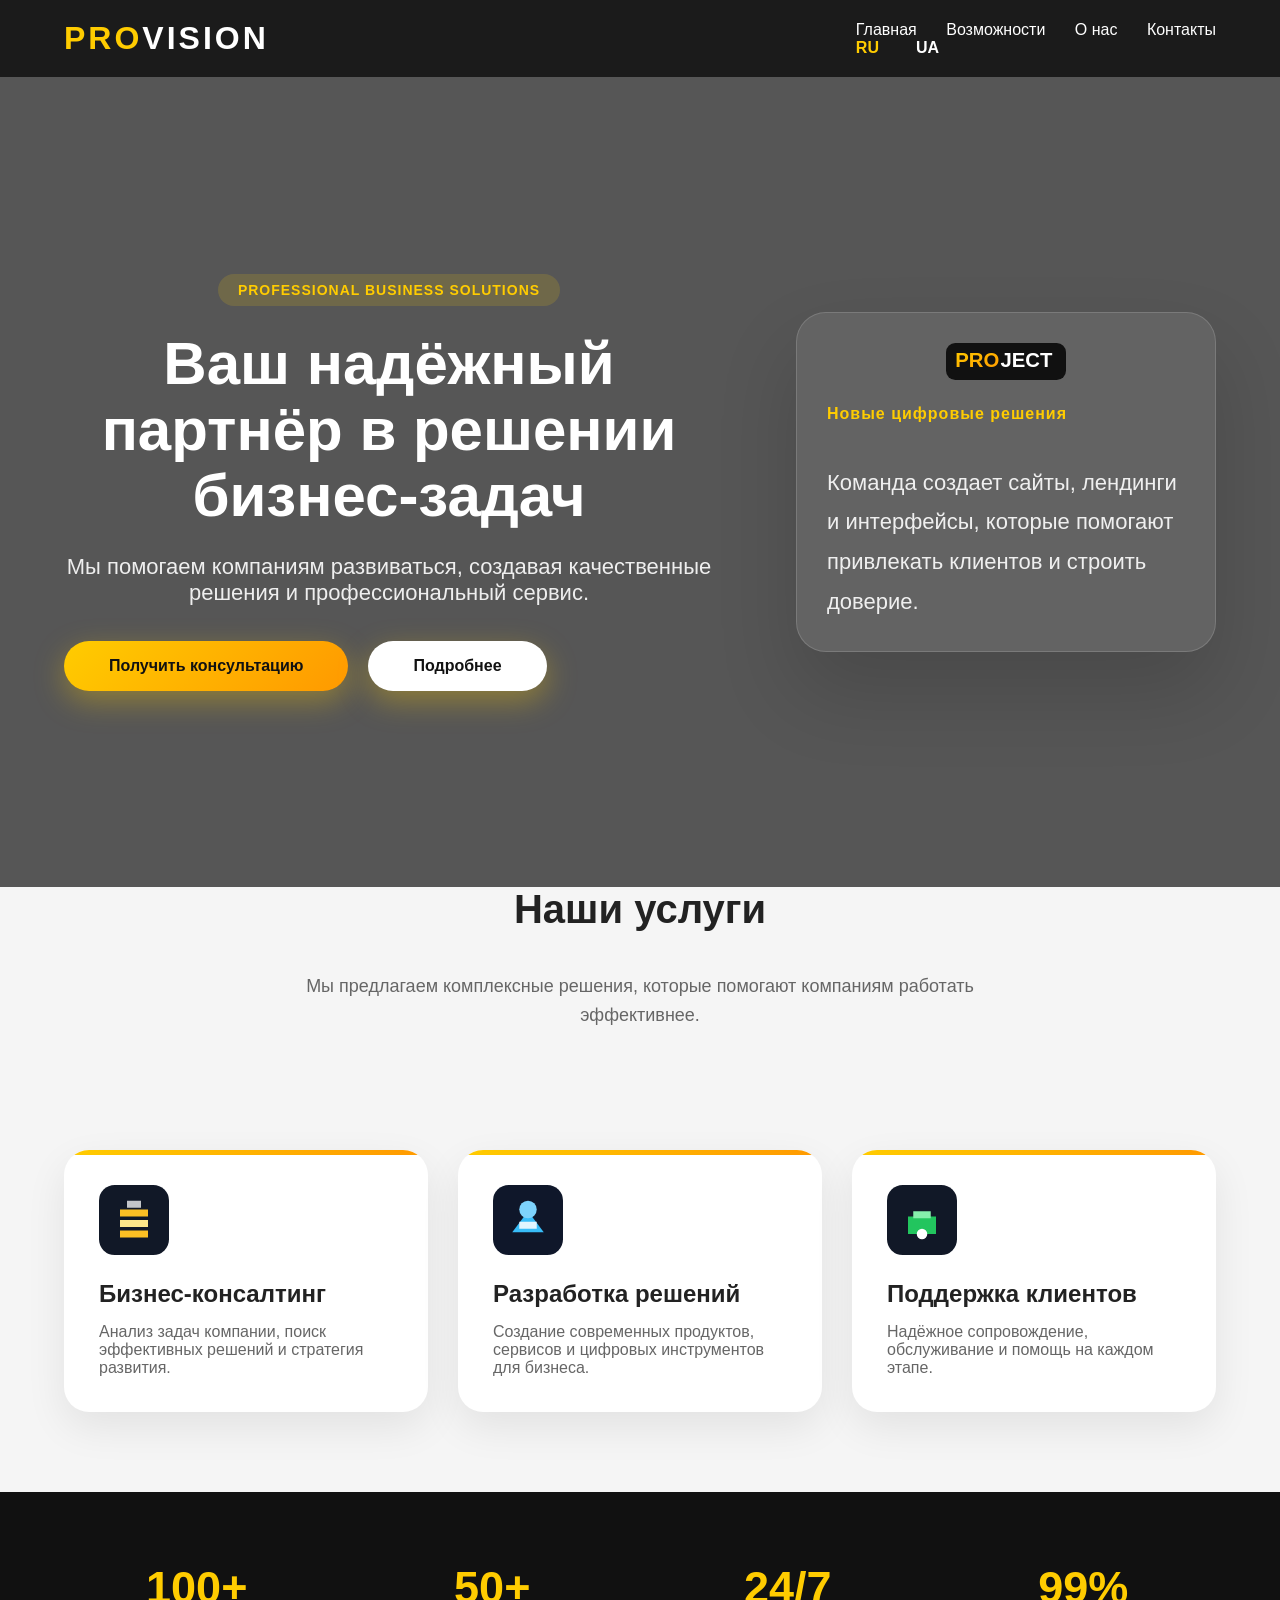
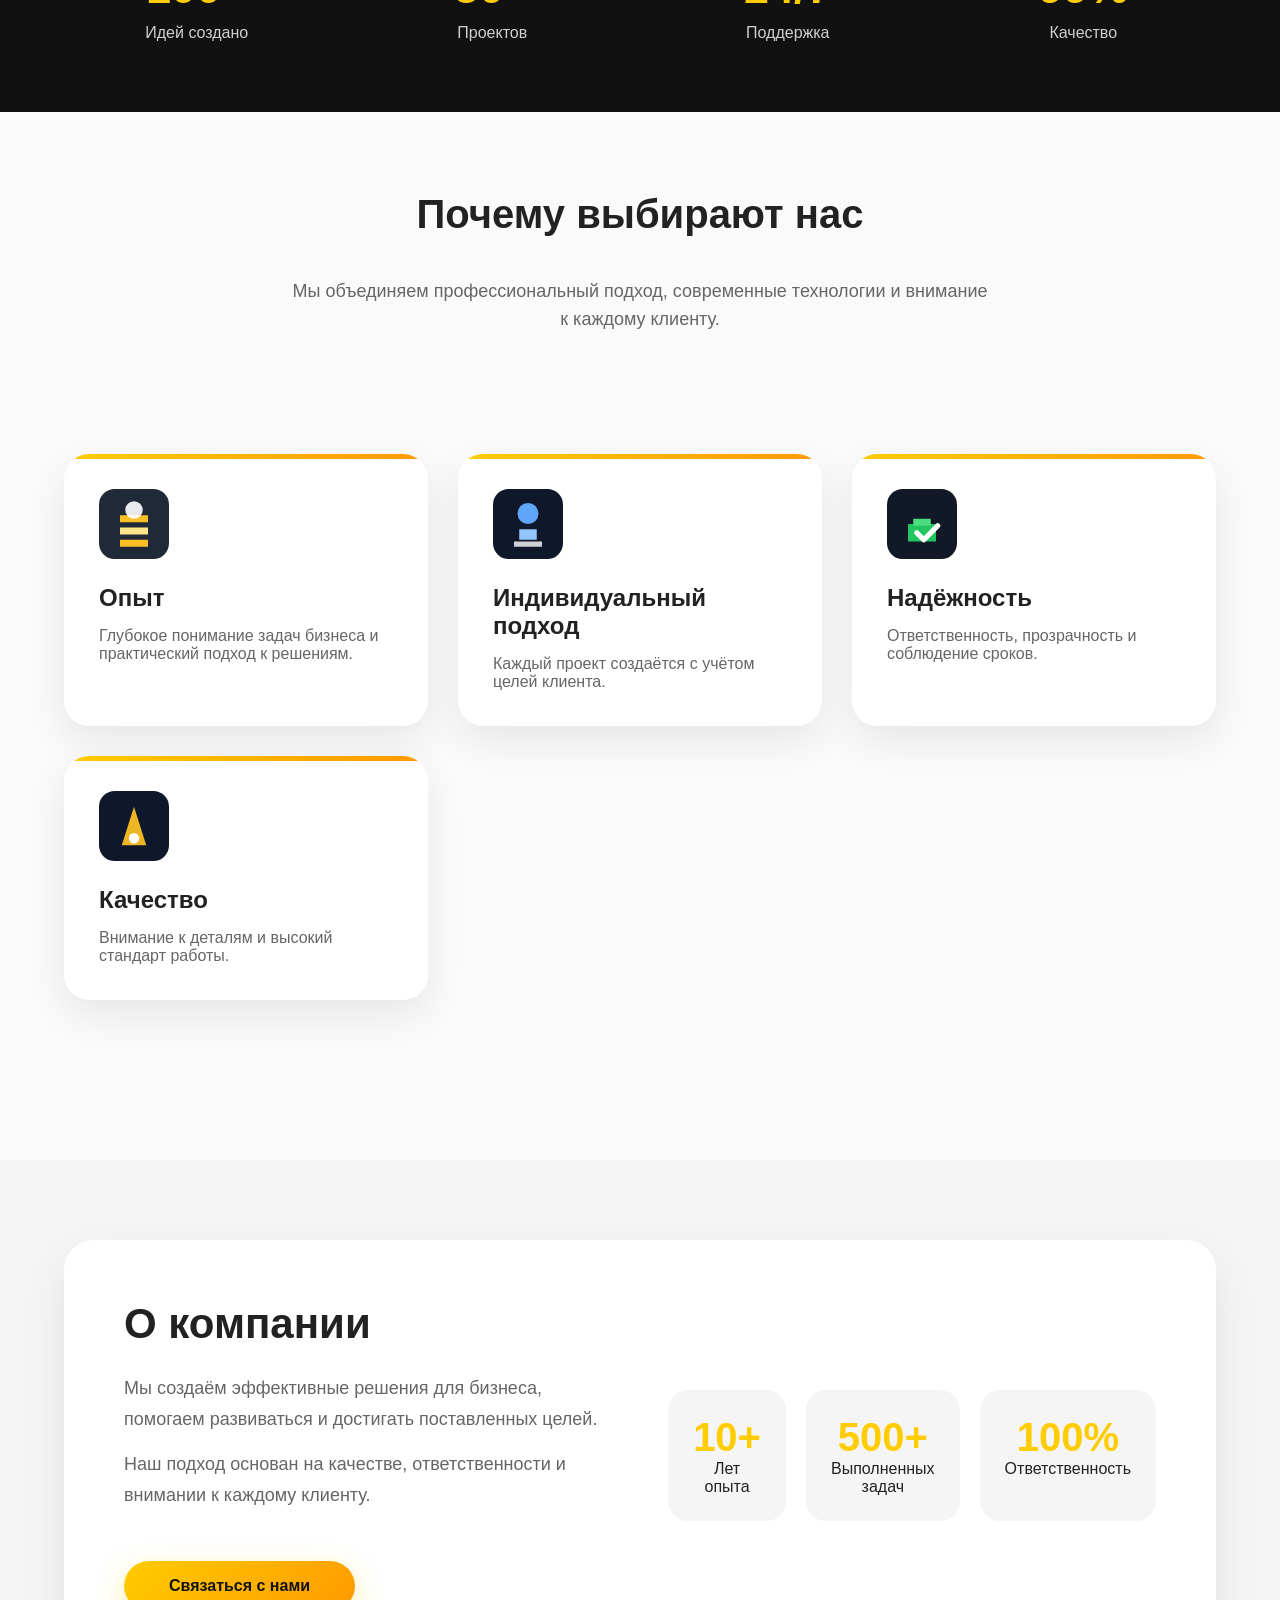
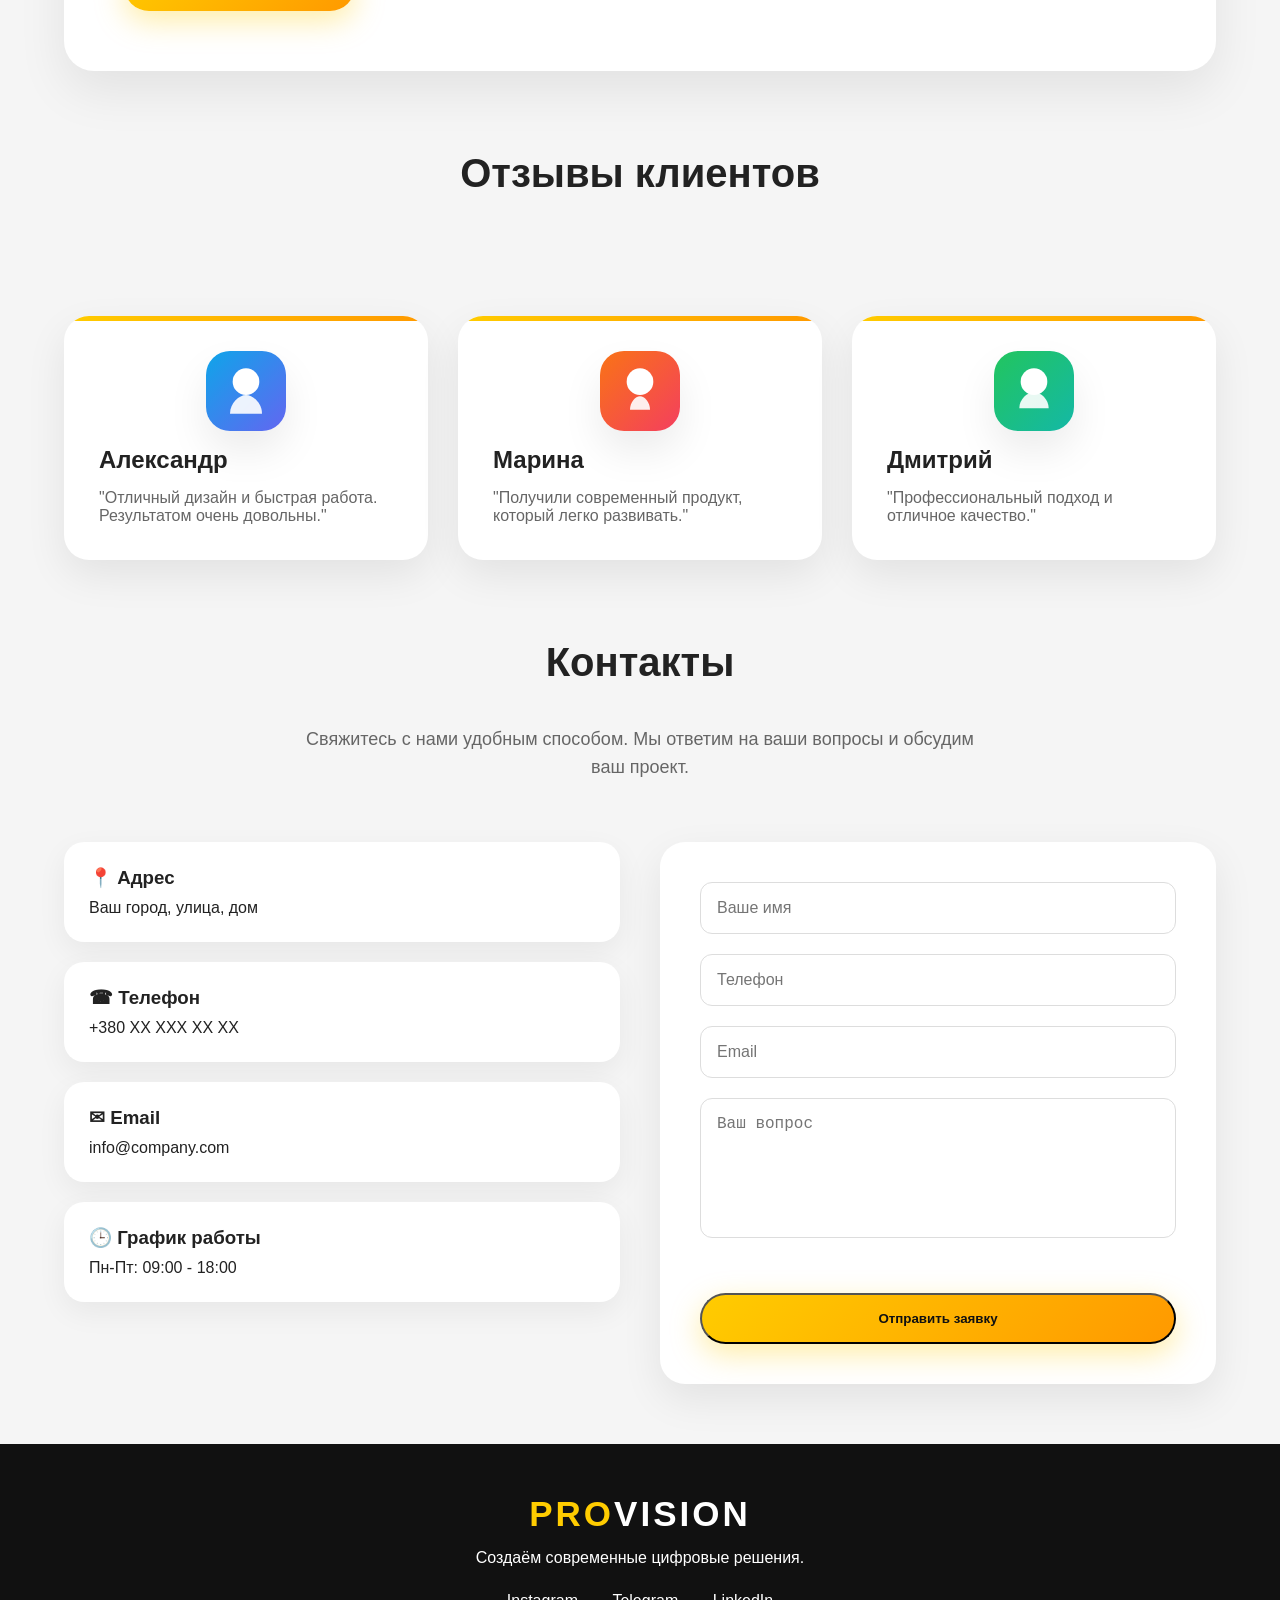
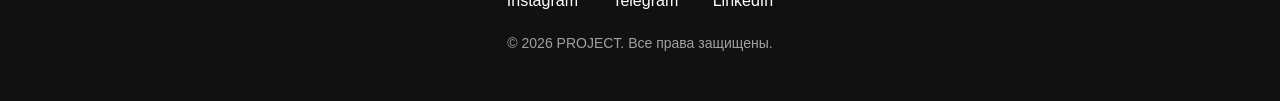
<file: index.html>
<!DOCTYPE html>
<html lang="ru">

<head>

    <meta charset="UTF-8">
    <meta name="viewport" content="width=device-width, initial-scale=1.0">

    <title>PROVISION — профессиональные решения для бизнеса</title>
    <meta name="description" content="PROVISION — компания, предоставляющая современные решения для бизнеса. Консалтинг, разработка и сопровождение проектов.">
    <meta name="keywords" content="бизнес, услуги, консалтинг, решения, компания">
    <link rel="alternate" hreflang="ru" href="index.html">
    <link rel="alternate" hreflang="uk" href="ua/index.html">
    <meta name="author" content="PROVISION">
    <link rel="icon" href="favicon.ico">
    <link rel="stylesheet" href="style.css">

</head>


<body>


<header>

<div class="container">

<div class="logo">
<span>PRO</span>VISION
</div>


<nav>

<a href="#home">Главная</a>
<a href="#services">Возможности</a>
<a href="#about">О нас</a>
<a href="#contact">Контакты</a>

<div class="lang-switch">
    <a href="index.html" class="active">RU</a>
    <a href="ua/index.html">UA</a>
</div>

</nav>

</div>

</header>



<section class="hero" id="home">

<div class="container hero-content">


<div class="hero-text">

<div class="badge">

PROFESSIONAL BUSINESS SOLUTIONS

</div>

<h1>
Ваш надёжный партнёр
в решении бизнес-задач
</h1>


<p>
Мы помогаем компаниям развиваться,
создавая качественные решения
и профессиональный сервис.
</p>


<div class="hero-buttons">

<a href="#contact" class="btn">
Получить консультацию
</a>


<a href="#about" class="btn secondary">
Подробнее
</a>

</div>

</div>



<div class="hero-image">
    <div class="hero-visual">
        <img src="images/logo.svg" alt="PROJECT Studio" class="hero-brand">
        <div class="hero-panel">
            <span>Новые цифровые решения</span>
            <p>Команда создает сайты, лендинги и интерфейсы, которые помогают привлекать клиентов и строить доверие.</p>
        </div>
    </div>
</div>

</div>

</section>




<section id="services">

<div class="container">

<h2 class="section-title">
Наши услуги
</h2>

<p class="section-description">
Мы предлагаем комплексные решения,
которые помогают компаниям работать эффективнее.

</p>

<div class="cards">


<div class="card">

<div class="icon">
<img src="assets/icons/business.svg" alt="Бизнес-консалтинг">
</div>

<h3>
Бизнес-консалтинг
</h3>

<p>
Анализ задач компании,
поиск эффективных решений
и стратегия развития.
</p>

</div>



<div class="card">

<div class="icon">
<img src="assets/icons/solution.svg" alt="Разработка решений">
</div>

<h3>
Разработка решений
</h3>

<p>
Создание современных продуктов,
сервисов и цифровых инструментов
для бизнеса.
</p>

</div>



<div class="card">

<div class="icon">
<img src="assets/icons/support.svg" alt="Поддержка клиентов">
</div>

<h3>
Поддержка клиентов
</h3>

<p>
Надёжное сопровождение,
обслуживание и помощь
на каждом этапе.
</p>

</div>


</div>

</div>

</section>

<section class="stats">

<div class="container">


<div class="stat">

<h2>100+</h2>
<p>Идей создано</p>

</div>


<div class="stat">

<h2>50+</h2>
<p>Проектов</p>

</div>


<div class="stat">

<h2>24/7</h2>
<p>Поддержка</p>

</div>


<div class="stat">

<h2>99%</h2>
<p>Качество</p>

</div>


</div>

</section>

<section class="advantages">

<div class="container">


<h2 class="section-title">
Почему выбирают нас
</h2>


<p class="section-description">

Мы объединяем профессиональный подход,
современные технологии и внимание к каждому клиенту.

</p>


<div class="cards">


<div class="card">

<div class="icon">

<img src="assets/icons/experience.svg" alt="Опыт">

</div>


<h3>
Опыт
</h3>


<p>
Глубокое понимание задач бизнеса
и практический подход к решениям.
</p>

</div>



<div class="card">

<div class="icon">

<img src="assets/icons/individual.svg" alt="Индивиуальный подход">

</div>


<h3>
Индивидуальный подход
</h3>


<p>
Каждый проект создаётся
с учётом целей клиента.
</p>

</div>



<div class="card">

<div class="icon">

<img src="assets/icons/reliability.svg" alt="Надёжность">

</div>


<h3>
Надёжность
</h3>


<p>
Ответственность,
прозрачность и соблюдение сроков.
</p>

</div>



<div class="card">

<div class="icon">

<img src="assets/icons/quality.svg" alt="Качество">

</div>


<h3>
Качество
</h3>


<p>
Внимание к деталям
и высокий стандарт работы.
</p>

</div>


</div>


</div>

</section>

<section id="about">

<div class="container">

<div class="about-box">


<div class="about-text">

<h2>
О компании
</h2>


<p>
Мы создаём эффективные решения для бизнеса,
помогаем развиваться и достигать поставленных целей.
</p>


<p>
Наш подход основан на качестве,
ответственности и внимании к каждому клиенту.
</p>


<a href="#contact" class="btn">
Связаться с нами
</a>

</div>



<div class="about-features">


<div class="feature">

<h3>
10+
</h3>

<p>
Лет опыта
</p>

</div>



<div class="feature">

<h3>
500+
</h3>

<p>
Выполненных задач
</p>

</div>



<div class="feature">

<h3>
100%
</h3>

<p>
Ответственность
</p>

</div>


</div>


</div>

</div>

</section>


<section class="reviews">

<div class="container">

<h2 class="section-title">
Отзывы клиентов
</h2>


<div class="cards">


<div class="card">

<div class="avatar avatar-client avatar-client-1">
    <img src="images/avatar-1.svg" alt="Аватар клиента Александр">
</div>

<h3>
Александр
</h3>

<p>
"Отличный дизайн и быстрая работа.
Результатом очень довольны."
</p>

</div>



<div class="card">

<div class="avatar avatar-client avatar-client-2">
    <img src="images/avatar-2.svg" alt="Аватар клиента Марина">
</div>

<h3>
Марина
</h3>

<p>
"Получили современный продукт,
который легко развивать."
</p>

</div>



<div class="card">

<div class="avatar avatar-client avatar-client-3">
    <img src="images/avatar-3.svg" alt="Аватар клиента Дмитрий">
</div>

<h3>
Дмитрий
</h3>

<p>
"Профессиональный подход
и отличное качество."
</p>

</div>


</div>

</div>

</section>


<section id="contact">

<div class="container">


<h2 class="section-title">
Контакты
</h2>


<p class="section-description">

Свяжитесь с нами удобным способом.
Мы ответим на ваши вопросы и обсудим ваш проект.

</p>


<div class="contact-grid">


<div class="contact-info">


<div class="contact-item">

<h3>
📍 Адрес
</h3>

<p>
Ваш город, улица, дом
</p>

</div>



<div class="contact-item">

<h3>
☎ Телефон
</h3>

<p>
+380 XX XXX XX XX
</p>

</div>



<div class="contact-item">

<h3>
✉ Email
</h3>

<p>
info@company.com
</p>

</div>



<div class="contact-item">

<h3>
🕒 График работы
</h3>

<p>
Пн-Пт: 09:00 - 18:00
</p>

</div>


</div>



<div class="contact-form">


<form>


<input 
type="text"
placeholder="Ваше имя">


<input
type="tel"
placeholder="Телефон">


<input
type="email"
placeholder="Email">


<textarea
placeholder="Ваш вопрос">
</textarea>


<button class="btn">
Отправить заявку
</button>


</form>


</div>


</div>


</div>

</section>

<footer>

<div class="container footer-content">


<div class="footer-logo">

<span>PRO</span>VISION

</div>


<p>
Создаём современные цифровые решения.
</p>


<div class="social">

<a href="#">Instagram</a>
<a href="#">Telegram</a>
<a href="#">LinkedIn</a>

</div>


<p class="copyright">
© 2026 PROJECT. Все права защищены.
</p>


</div>

</footer>



<script src="script.js"></script>


</body>

</html>
</file>
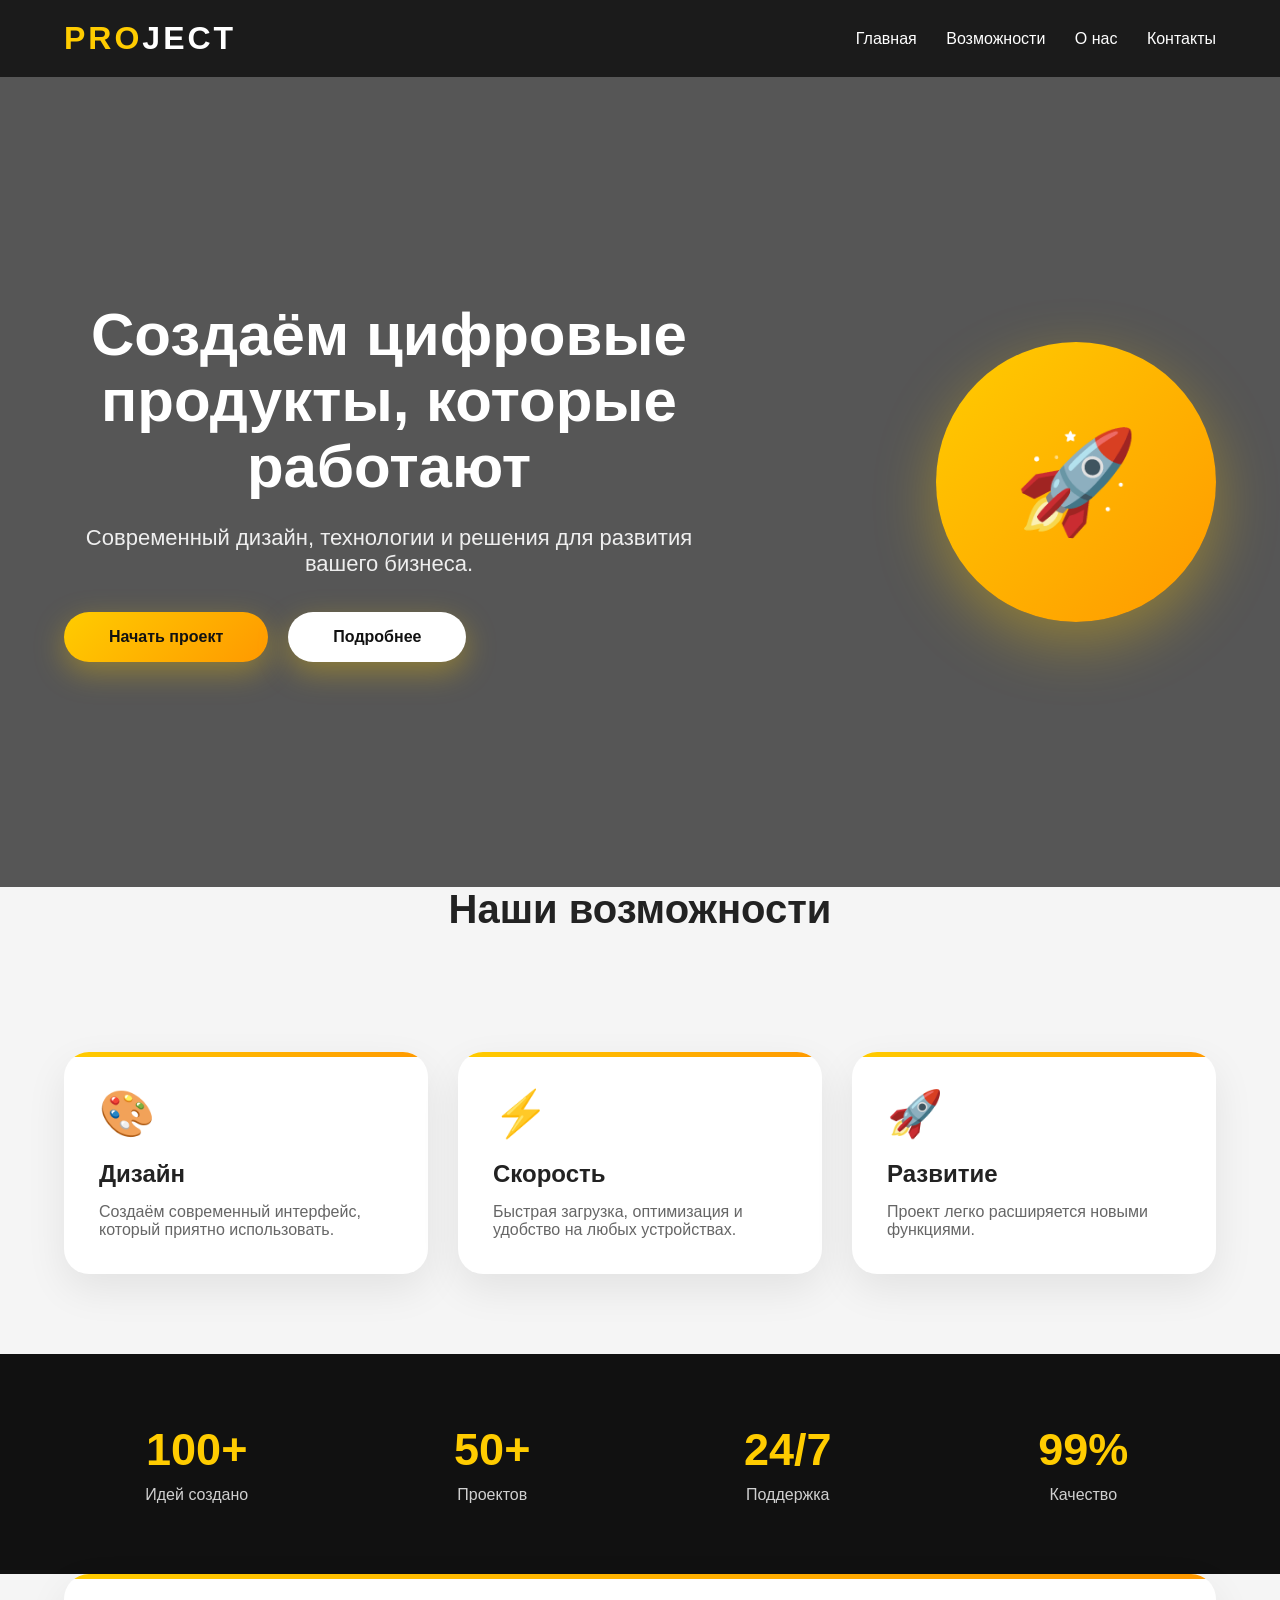
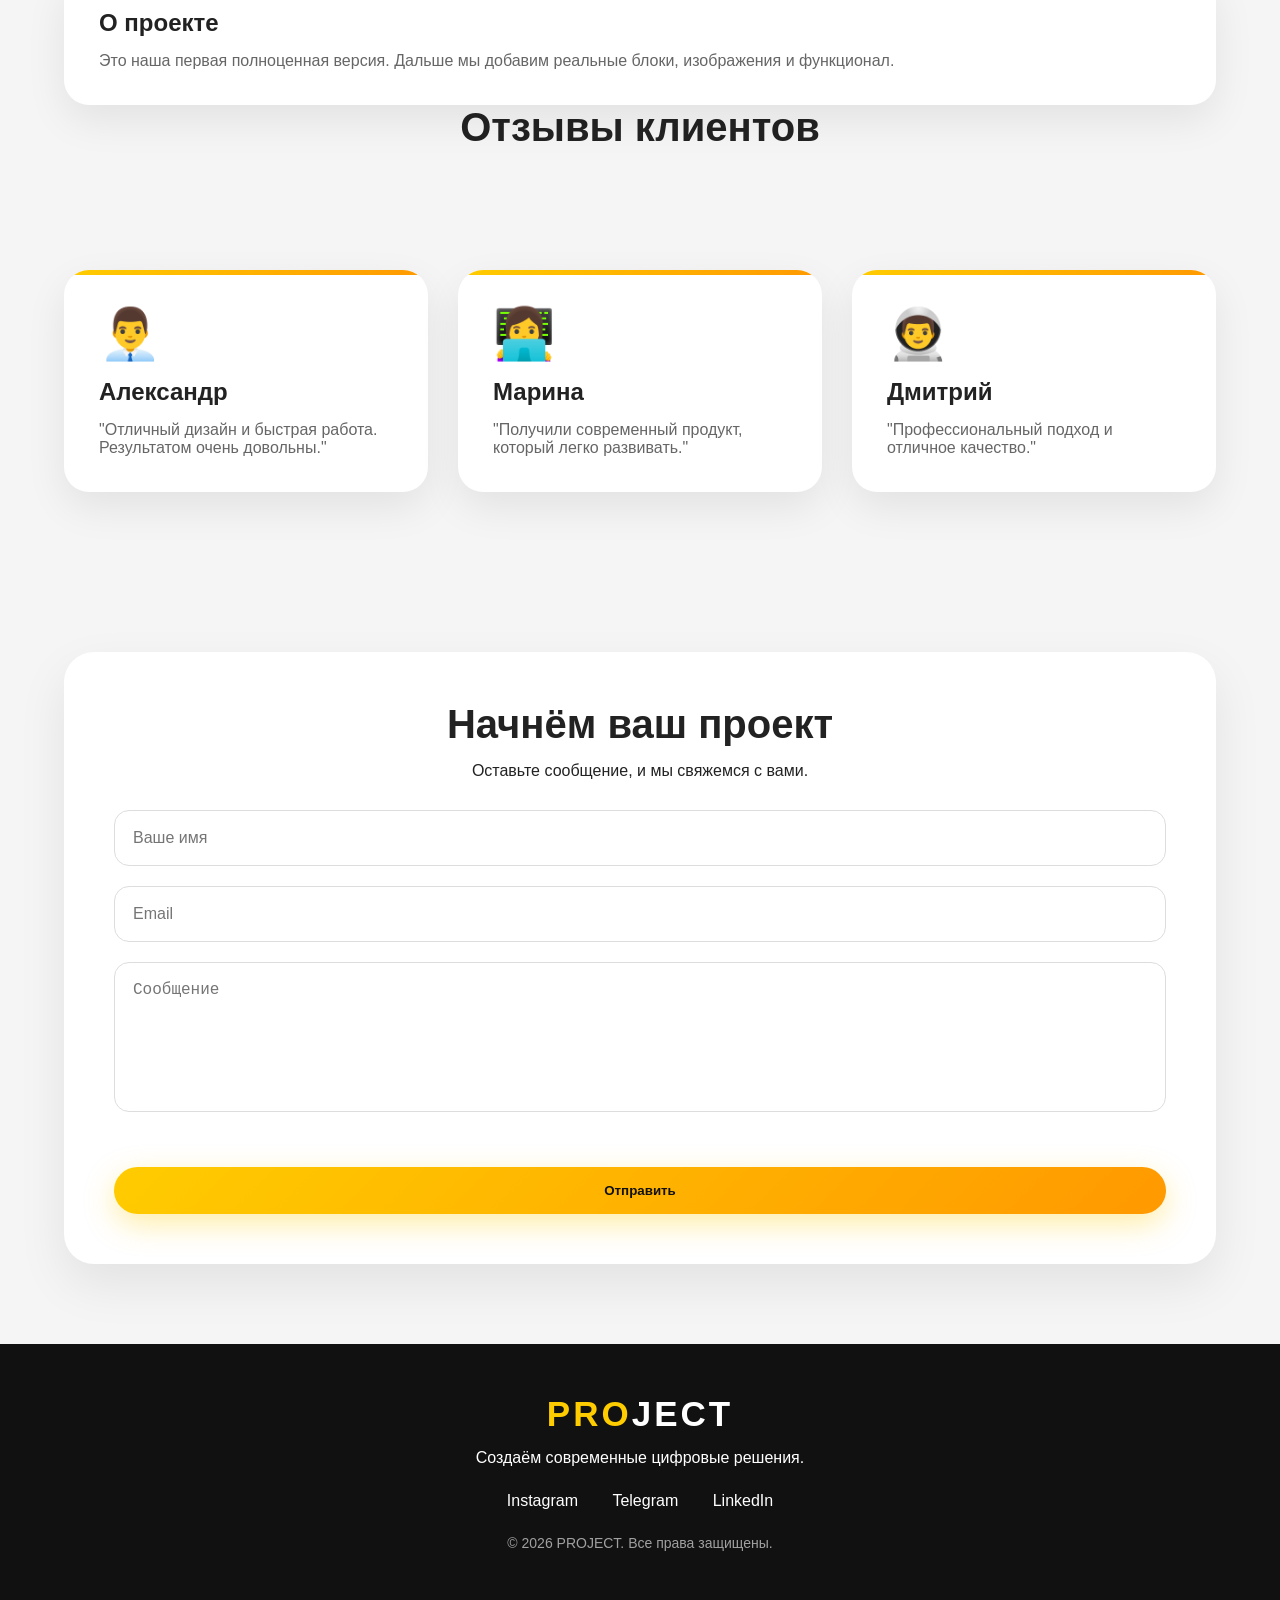
<file: project/index.html>
<!DOCTYPE html>
<html lang="ru">

<head>

    <meta charset="UTF-8">
    <meta name="viewport" content="width=device-width, initial-scale=1.0">

    <title>Project</title>

    <link rel="stylesheet" href="style.css">

</head>


<body>


<header>

<div class="container">

<div class="logo">
<span>PRO</span>JECT
</div>


<nav>

<a href="#home">Главная</a>
<a href="#services">Возможности</a>
<a href="#about">О нас</a>
<a href="#contact">Контакты</a>

</nav>

</div>

</header>



<section class="hero" id="home">

<div class="container hero-content">


<div class="hero-text">

<h1>
Создаём цифровые продукты,
которые работают
</h1>


<p>
Современный дизайн, технологии
и решения для развития вашего бизнеса.
</p>


<div class="hero-buttons">

<a href="#services" class="btn">
Начать проект
</a>


<a href="#about" class="btn secondary">
Подробнее
</a>

</div>

</div>



<div class="hero-image">

<div class="circle">

🚀

</div>

</div>


</div>

</section>




<section id="services">

<div class="container">

<h2 class="section-title">
Наши возможности
</h2>


<div class="cards">


<div class="card">

<div class="icon">
🎨
</div>

<h3>
Дизайн
</h3>

<p>
Создаём современный интерфейс,
который приятно использовать.
</p>

</div>



<div class="card">

<div class="icon">
⚡
</div>

<h3>
Скорость
</h3>

<p>
Быстрая загрузка,
оптимизация и удобство на любых устройствах.
</p>

</div>



<div class="card">

<div class="icon">
🚀
</div>

<h3>
Развитие
</h3>

<p>
Проект легко расширяется новыми функциями.
</p>

</div>


</div>

</div>

</section>

<section class="stats">

<div class="container">


<div class="stat">

<h2>100+</h2>
<p>Идей создано</p>

</div>


<div class="stat">

<h2>50+</h2>
<p>Проектов</p>

</div>


<div class="stat">

<h2>24/7</h2>
<p>Поддержка</p>

</div>


<div class="stat">

<h2>99%</h2>
<p>Качество</p>

</div>


</div>

</section>


<section id="about">

<div class="container">

<div class="card">

<h3>
О проекте
</h3>

<p>
Это наша первая полноценная версия.
Дальше мы добавим реальные блоки,
изображения и функционал.
</p>

</div>

</div>

</section>




<section class="reviews">

<div class="container">

<h2 class="section-title">
Отзывы клиентов
</h2>


<div class="cards">


<div class="card">

<div class="avatar">
👨‍💼
</div>

<h3>
Александр
</h3>

<p>
"Отличный дизайн и быстрая работа.
Результатом очень довольны."
</p>

</div>



<div class="card">

<div class="avatar">
👩‍💻
</div>

<h3>
Марина
</h3>

<p>
"Получили современный продукт,
который легко развивать."
</p>

</div>



<div class="card">

<div class="avatar">
👨‍🚀
</div>

<h3>
Дмитрий
</h3>

<p>
"Профессиональный подход
и отличное качество."
</p>

</div>


</div>

</div>

</section>


<section id="contact">

<div class="container">

<div class="contact-box">


<h2>
Начнём ваш проект
</h2>


<p>
Оставьте сообщение, и мы свяжемся с вами.
</p>


<form>


<input 
type="text"
placeholder="Ваше имя">


<input
 type="email"
 placeholder="Email">


<textarea
placeholder="Сообщение">
</textarea>


<button class="btn">
Отправить
</button>


</form>


</div>

</div>

</section>




<footer>

<div class="container footer-content">


<div class="footer-logo">

<span>PRO</span>JECT

</div>


<p>
Создаём современные цифровые решения.
</p>


<div class="social">

<a href="#">Instagram</a>
<a href="#">Telegram</a>
<a href="#">LinkedIn</a>

</div>


<p class="copyright">
© 2026 PROJECT. Все права защищены.
</p>


</div>

</footer>



<script src="script.js"></script>


</body>

</html>
</file>
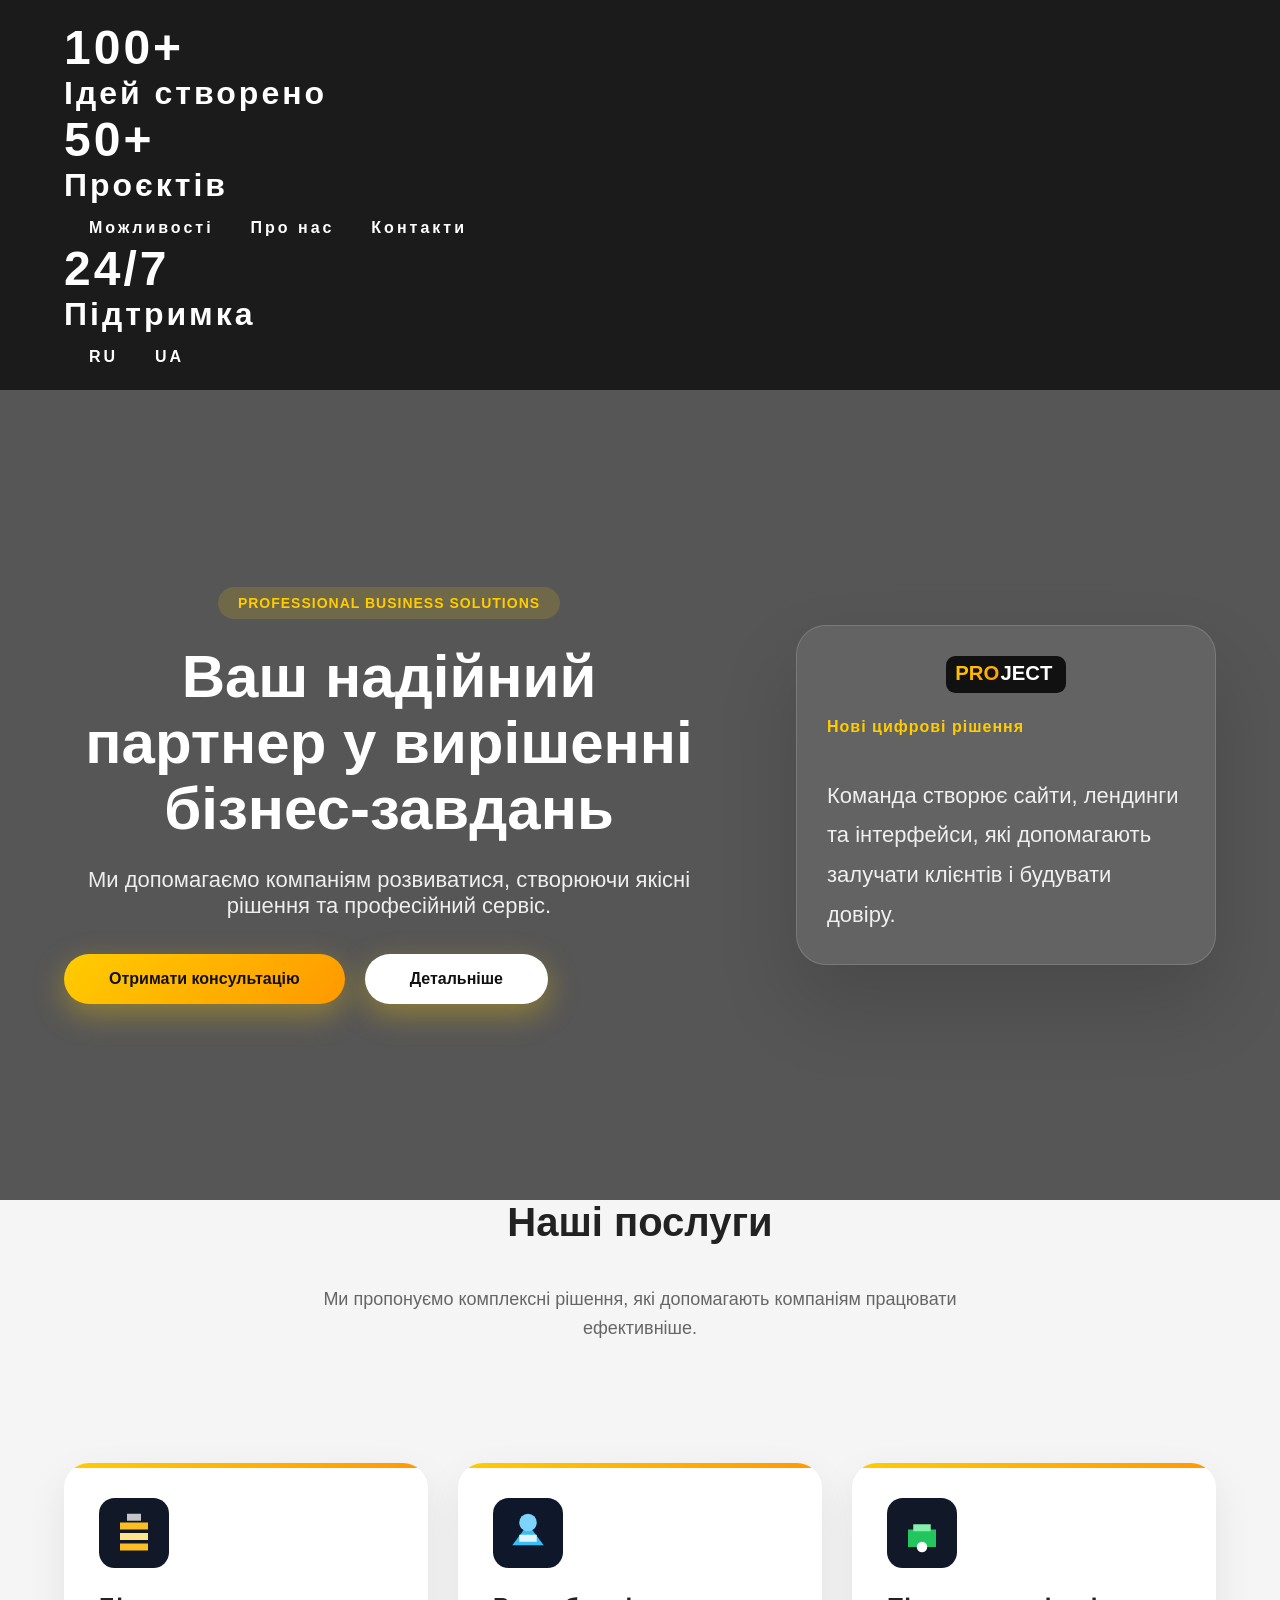
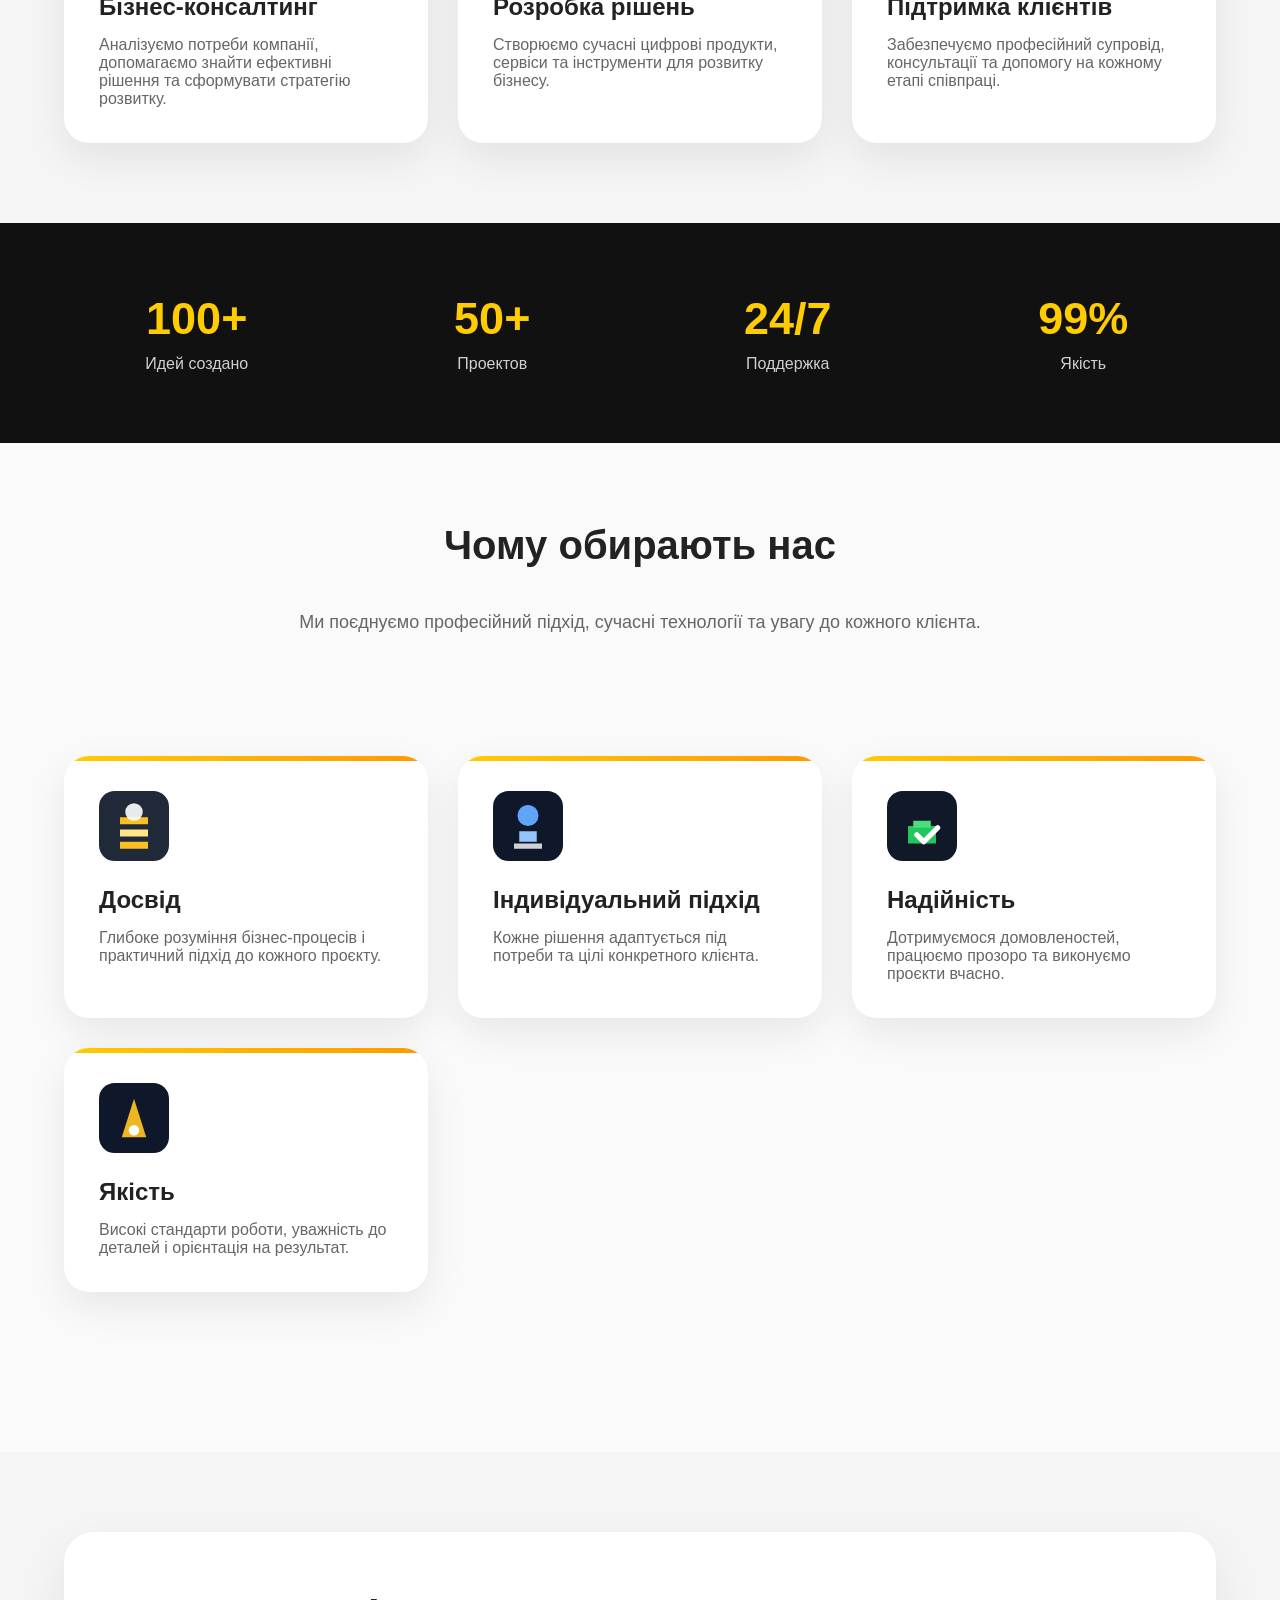
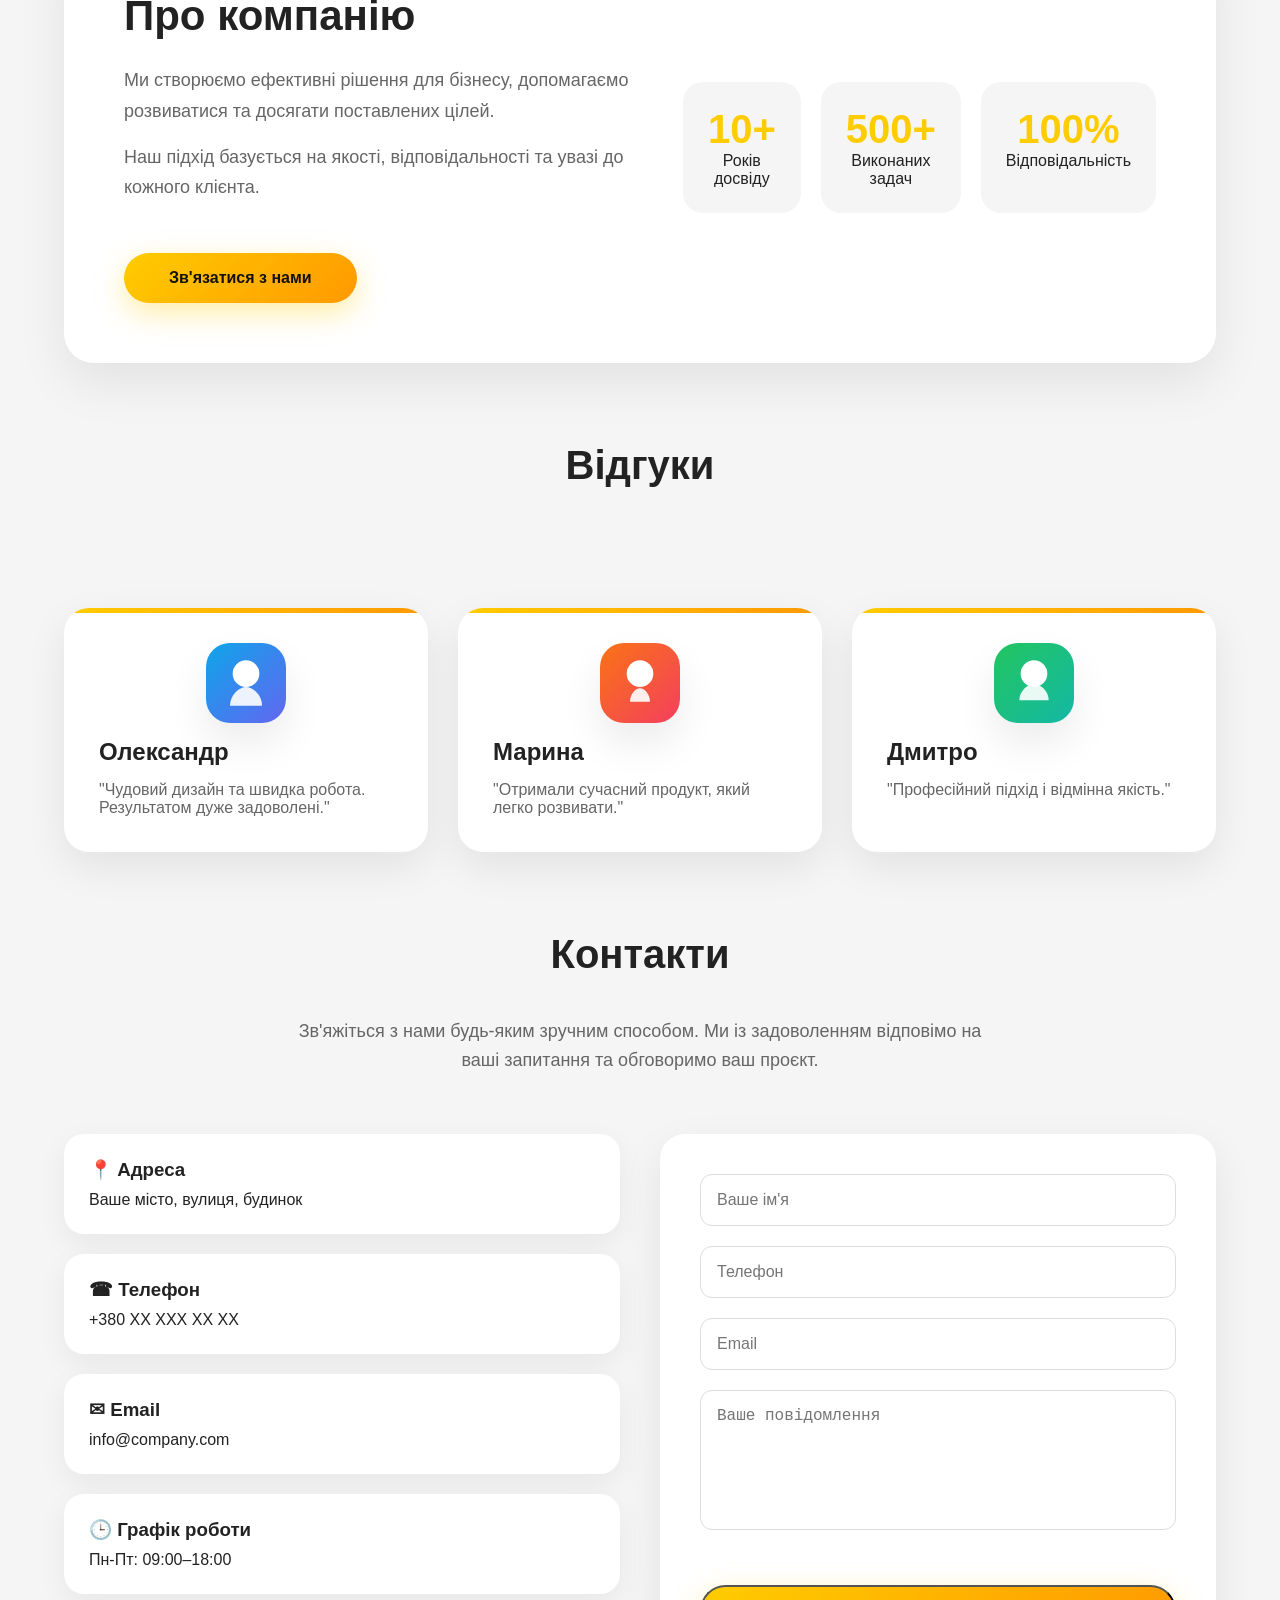
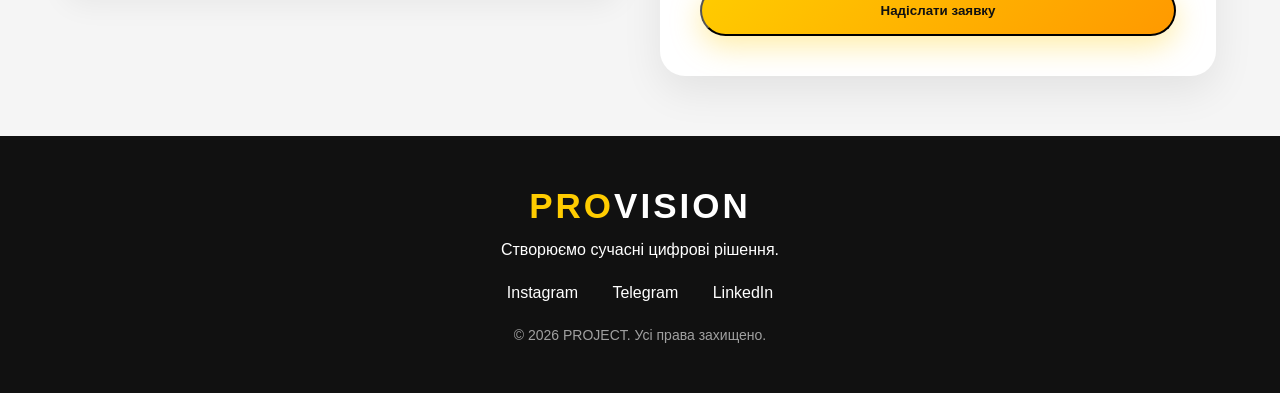
<file: ua/index.html>
<!DOCTYPE html>
<html lang="uk">

<head>

    <meta charset="UTF-8">
    <meta name="viewport" content="width=device-width, initial-scale=1.0">

    <title>PROVISION — професійні рішення для бізнесу</title>
    <meta name="description" content="PROVISION — компанія, що надає сучасні рішення для бізнесу. Консалтинг, розробка та супровід проєктів.">
    <meta name="keywords" content="бізнес, послуги, консалтинг, рішення, компанія">
    <link rel="alternate" hreflang="ru" href="../index.html">
    <link rel="alternate" hreflang="uk" href="index.html">
    <meta name="author" content="PROVISION">
    <link rel="icon" href="../favicon.ico">
    <link rel="stylesheet" href="../style.css">

</head>


<body>


<header>

<div class="container">

<div class="logo">
            <h2>100+</h2>
            <p>Ідей створено</p>


<nav>
            <h2>50+</h2>
            <p>Проєктів</p>
<a href="#services">Можливості</a>
<a href="#about">Про нас</a>
<a href="#contact">Контакти</a>
            <h2>24/7</h2>
            <p>Підтримка</p>
    <a href="../index.html">RU</a>
    <a href="index.html" class="active">UA</a>

</header>



<section class="hero" id="home">

<div class="container hero-content">


<div class="hero-text">

<div class="badge">

PROFESSIONAL BUSINESS SOLUTIONS

</div>

<h1>
Ваш надійний партнер
у вирішенні бізнес-завдань
</h1>


<p>
Ми допомагаємо компаніям розвиватися,
створюючи якісні рішення
та професійний сервіс.
</p>


<div class="hero-buttons">

<a href="#contact" class="btn">
Отримати консультацію
</a>


<a href="#about" class="btn secondary">
Детальніше
</a>

</div>

</div>



<div class="hero-image">
    <div class="hero-visual">
        <img src="../images/logo.svg" alt="PROJECT Studio" class="hero-brand">
        <div class="hero-panel">
            <span>Нові цифрові рішення</span>
            <p>Команда створює сайти, лендинги та інтерфейси, які допомагають залучати клієнтів і будувати довіру.</p>
        </div>
    </div>
</div>

</div>

</section>




<section id="services">

<div class="container">

<h2 class="section-title">
Наші послуги
</h2>

<p class="section-description">
Ми пропонуємо комплексні рішення,
які допомагають компаніям працювати ефективніше.

</p>

<div class="cards">


<div class="card">

<div class="icon">
<img src="../assets/icons/business.svg" alt="Бізнес-консалтинг">
</div>

<h3>
Бізнес-консалтинг
</h3>

<p>
Аналізуємо потреби компанії, допомагаємо знайти ефективні рішення та сформувати стратегію розвитку.
</p>

</div>



<div class="card">

<div class="icon">
<img src="../assets/icons/solution.svg" alt="Розробка рішень">
</div>

<h3>
Розробка рішень
</h3>

<p>
Створюємо сучасні цифрові продукти, сервіси та інструменти для розвитку бізнесу.
</p>

</div>



<div class="card">

<div class="icon">
<img src="../assets/icons/support.svg" alt="Підтримка клієнтів">
</div>

<h3>
Підтримка клієнтів
</h3>

<p>
Забезпечуємо професійний супровід, консультації та допомогу на кожному етапі співпраці.
</p>

</div>


</div>

</div>

</section>

<section class="stats">

<div class="container">


<div class="stat">

<h2>100+</h2>
<p>Идей создано</p>

</div>


<div class="stat">

<h2>50+</h2>
<p>Проектов</p>

</div>


<div class="stat">

<h2>24/7</h2>
<p>Поддержка</p>

</div>


<div class="stat">

<h2>99%</h2>
<p>Якість</p>

</div>


</div>

</section>

<section class="advantages">

<div class="container">


<h2 class="section-title">
Чому обирають нас
</h2>


<p class="section-description">

Ми поєднуємо професійний підхід, сучасні технології та увагу до кожного клієнта.

</p>


<div class="cards">


<div class="card">

<div class="icon">

<img src="../assets/icons/experience.svg" alt="Досвід">

</div>


<h3>
Досвід
</h3>


<p>
Глибоке розуміння бізнес-процесів і практичний підхід до кожного проєкту.
</p>

</div>



<div class="card">

<div class="icon">

<img src="../assets/icons/individual.svg" alt="Індивідуальний підхід">

</div>


<h3>
Індивідуальний підхід
</h3>


<p>
Кожне рішення адаптується під потреби та цілі конкретного клієнта.
</p>

</div>



<div class="card">

<div class="icon">

<img src="../assets/icons/reliability.svg" alt="Надійність">

</div>


<h3>
Надійність
</h3>


<p>
Дотримуємося домовленостей, працюємо прозоро та виконуємо проєкти вчасно.
</p>

</div>



<div class="card">

<div class="icon">

<img src="../assets/icons/quality.svg" alt="Якість">

</div>


<h3>
Якість
</h3>


<p>
Високі стандарти роботи, уважність до деталей і орієнтація на результат.
</p>

</div>


</div>


</div>

</section>

<section id="about">

<div class="container">

<div class="about-box">


<div class="about-text">

<h2>
Про компанію
</h2>


<p>
Ми створюємо ефективні рішення для бізнесу,
допомагаємо розвиватися та досягати поставлених цілей.
</p>


<p>
Наш підхід базується на якості,
відповідальності та увазі до кожного клієнта.
</p>


<a href="#contact" class="btn">
Зв'язатися з нами
</a>

</div>



<div class="about-features">


<div class="feature">

<h3>
10+
</h3>

<p>
Років досвіду
</p>

</div>



<div class="feature">

<h3>
500+
</h3>

<p>
Виконаних задач
</p>

</div>



<div class="feature">

<h3>
100%
</h3>

<p>
Відповідальність
</p>

</div>


</div>


</div>

</div>

</section>


<section class="reviews">

<div class="container">

<h2 class="section-title">
Відгуки
</h2>


<div class="cards">


<div class="card">

<div class="avatar avatar-client avatar-client-1">
    <img src="../images/avatar-1.svg" alt="Аватар клієнта Олександр">
</div>

<h3>
Олександр
</h3>

<p>
"Чудовий дизайн та швидка робота.
Результатом дуже задоволені."
</p>

</div>



<div class="card">

<div class="avatar avatar-client avatar-client-2">
    <img src="../images/avatar-2.svg" alt="Аватар клієнта Марина">
</div>

<h3>
Марина
</h3>

<p>
"Отримали сучасний продукт,
який легко розвивати."
</p>

</div>



<div class="card">

<div class="avatar avatar-client avatar-client-3">
    <img src="../images/avatar-3.svg" alt="Аватар клієнта Дмитро">
</div>

<h3>
Дмитро
</h3>

<p>
"Професійний підхід
і відмінна якість."
</p>

</div>


</div>

</div>

</section>


<section id="contact">

<div class="container">


<h2 class="section-title">
Контакти
</h2>


<p class="section-description">

Зв'яжіться з нами будь-яким зручним способом. Ми із задоволенням відповімо на ваші запитання та обговоримо ваш проєкт.

</p>


<div class="contact-grid">


<div class="contact-info">


<div class="contact-item">

<h3>
📍 Адреса
</h3>

<p>
Ваше місто, вулиця, будинок
</p>

</div>



<div class="contact-item">

<h3>
☎ Телефон
</h3>

<p>
+380 XX XXX XX XX
</p>

</div>



<div class="contact-item">

<h3>
✉ Email
</h3>

<p>
info@company.com
</p>

</div>



<div class="contact-item">

<h3>
🕒 Графік роботи
</h3>

<p>
Пн-Пт: 09:00–18:00
</p>

</div>


</div>



<div class="contact-form">


<form>


<input 
type="text"
placeholder="Ваше ім'я">


<input
type="tel"
placeholder="Телефон">


<input
type="email"
placeholder="Email">


<textarea
placeholder="Ваше повідомлення">
</textarea>


<button class="btn">
Надіслати заявку
</button>


</form>


</div>


</div>


</div>

</section>

<footer>

<div class="container footer-content">


<div class="footer-logo">

<span>PRO</span>VISION

</div>


<p>
Створюємо сучасні цифрові рішення.
</p>


<div class="social">

<a href="#">Instagram</a>
<a href="#">Telegram</a>
<a href="#">LinkedIn</a>

</div>


<p class="copyright">
© 2026 PROJECT. Усі права захищено.
</p>


</div>

</footer>



<script src="../script.js"></script>


</body>

</html>
</file>
<file: style.css>
* {
    margin: 0;
    padding: 0;
    box-sizing: border-box;
}

html {
    scroll-behavior: smooth;
}

body {
    font-family: "Segoe UI", Arial, sans-serif;
    background: #f5f5f5;
    color: #222;
}

:root {
    --primary:#ffcc00;
    --dark:#111111;
    --light:#f7f7f7;
    --text:#333333;
}

.container {
    width: 90%;
    max-width: 1200px;
    margin: auto;
}


/* HEADER */

header {
    position: sticky;
    top: 0;
    z-index: 1000;
    background: rgba(15,15,15,0.95);
    backdrop-filter: blur(10px);
    padding: 20px 0;
}

header .container {
    display: flex;
    justify-content: space-between;
    align-items: center;
}

.logo span {
    color:var(--primary);
}

.logo {
    color: white;
    font-size:32px;
    font-weight:900;
    letter-spacing:3px;
}

.hero-image {
    display:flex;
    justify-content:center;
    align-items:center;
}

.hero-visual {
    width:100%;
    max-width:420px;
    padding:30px;
    background:rgba(255,255,255,0.08);
    border:1px solid rgba(255,255,255,0.15);
    border-radius:30px;
    box-shadow:0 40px 80px rgba(0,0,0,0.15);
}

.hero-brand {
    width:120px;
    display:block;
    margin:0 auto 25px;
}

.hero-panel {
    text-align:left;
}

.hero-panel span {
    display:inline-block;
    color:var(--primary);
    letter-spacing:1px;
    font-weight:700;
    margin-bottom:15px;
}

.hero-panel p {
    font-size:18px;
    line-height:1.8;
    opacity:.9;
}

nav a {
    color: white;
    text-decoration: none;
    margin-left: 25px;
    font-size: 16px;
    transition: .3s;
}

nav a:hover {
    color: var(--primary);
}

.lang-switch {
    display: flex;
    gap: 12px;
    align-items: center;
}

.lang-switch a {
    text-decoration: none;
    color: white;
    font-weight: 600;
    transition: color .3s;
}

.lang-switch a:hover,
.lang-switch a.active {
    color: var(--primary);
}


/* HERO */

.hero {
    min-height: 90vh;
    display:flex;
    align-items:center;
    text-align:center;
    color:white;
    background:
    linear-gradient(
        rgba(0,0,0,.65),
        rgba(0,0,0,.65)
    ),
    url("https://images.unsplash.com/photo-1516321318423-f06f85e504b3")
    center/cover no-repeat;
}


.hero h1 {
    font-size: 60px;
    margin-bottom: 20px;
}

.hero p {
    font-size: 22px;
    opacity: .9;
}


.btn {
    display:inline-block;
    margin-top:35px;
    padding:16px 45px;
    background:
    linear-gradient(
        135deg,
        var(--primary),
        #ff9900
    );
    color:#111;
    border-radius:50px;
    text-decoration:none;
    font-weight:800;
    box-shadow:
    0 10px 30px rgba(255,204,0,.35);
    transition:.3s;
}

.btn:hover {
    transform:
    translateY(-5px)
    scale(1.05);
}


/* CARDS */

.cards {
    display: grid;
    grid-template-columns:
    repeat(auto-fit,minmax(280px,1fr));

    gap: 30px;
    padding: 80px 0;
}


.card {

    background:white;
    padding:35px;
    border-radius:25px;

    box-shadow:
    0 15px 40px rgba(0,0,0,.08);

    transition:.4s;
}


.card:hover {

    transform:
    translateY(-10px);

}


.card h3 {

    font-size:24px;
    margin-bottom:15px;

}


.card p {

    color:#666;

}



/* FOOTER */

footer {

    background:#111;
    color:white;
    text-align:center;
    padding:30px;

}


/* MOBILE */

@media(max-width:700px){

header .container{

flex-direction:column;

}


nav{

margin-top:15px;

}


.hero h1{

font-size:40px;

}

}

.icon {
    width:70px;
    height:70px;
    margin-bottom:25px;
}

.icon img {
    width:100%;
    height:100%;
    object-fit:contain;
}

.hero-content {
    display:flex;
    align-items:center;
    justify-content:space-between;
    gap:50px;
}


.hero-text {

max-width:650px;

}


.hero h1 {

font-size:60px;

line-height:1.1;

}


.hero p {

margin-top:25px;

font-size:22px;

}


.hero-buttons {

display:flex;

gap:20px;

flex-wrap:wrap;

}


.btn.secondary {

background:white;

color:#111;

}


.hero-image {

display:flex;

justify-content:center;

align-items:center;

}


.circle {

width:280px;

height:280px;

border-radius:50%;

display:flex;

align-items:center;

justify-content:center;

font-size:100px;

background:

linear-gradient(
135deg,
var(--primary),
#ff9900
);

box-shadow:

0 20px 60px rgba(255,204,0,.35);

animation:

float 3s infinite ease-in-out;

}


@keyframes float {

0%,100% {

transform:translateY(0);

}


50% {

transform:translateY(-20px);

}

}


@media(max-width:800px){

.hero-content{

flex-direction:column;

text-align:center;

}


.hero h1{

font-size:40px;

}

}


.card {

    position:relative;

    overflow:hidden;

}


.card::before {

    content:"";

    position:absolute;

    top:0;
    left:0;

    width:100%;
    height:5px;

    background:
    linear-gradient(
        90deg,
        var(--primary),
        #ff9900
    );

}


.section-title {

    text-align:center;

    font-size:40px;

    margin-bottom:40px;

}


/* STATS */

.stats {

    background:#111;

    color:white;

    padding:70px 0;

}


.stats .container {

    display:grid;

    grid-template-columns:
    repeat(auto-fit,minmax(180px,1fr));

    gap:30px;

    text-align:center;

}


.stat h2 {

    font-size:45px;

    color:var(--primary);

}


.stat p {

    margin-top:10px;

    opacity:.8;

}


.hidden {

opacity:0;

transform:translateY(40px);

transition:.7s;

}


.show {

opacity:1;

transform:translateY(0);

}


.avatar {
    width:80px;
    height:80px;
    margin:0 auto 15px;
    border-radius:24px;
    overflow:hidden;
    box-shadow:0 20px 40px rgba(0,0,0,.08);
}

.avatar img {
    width:100%;
    height:100%;
    object-fit:cover;
}


.contact-box {

background:white;

padding:50px;

border-radius:30px;

box-shadow:

0 20px 50px rgba(0,0,0,.08);

text-align:center;

margin:80px 0;

}


.contact-box h2 {

font-size:40px;

margin-bottom:15px;

}


.contact-box form {

display:flex;

flex-direction:column;

gap:20px;

margin-top:30px;

}


.contact-box input,
.contact-box textarea {


padding:18px;

border-radius:15px;

border:1px solid #ddd;

font-size:16px;

}


.contact-box textarea {

height:150px;

resize:none;

}


.contact-box button {

border:none;

cursor:pointer;

}

footer {

background:#111;

color:white;

padding:50px 0;

}


.footer-content {

text-align:center;

}


.footer-logo {

font-size:35px;

font-weight:900;

letter-spacing:3px;

margin-bottom:15px;

}


.footer-logo span {

color:var(--primary);

}


.social {

margin:25px 0;

}


.social a {

color:white;

text-decoration:none;

margin:0 15px;

transition:.3s;

}


.social a:hover {

color:var(--primary);

}


.copyright {

opacity:.6;

font-size:14px;

}

.badge {
    display:inline-block;
    padding:8px 20px;
    border-radius:30px;
    background:rgba(255,204,0,.15);
    color:var(--primary);
    font-size:14px;
    font-weight:700;
    letter-spacing:1px;
    margin-bottom:25px;
}

@media(max-width:600px){

nav a {

display:block;

margin:10px 0;

}

.hero {

padding:60px 0;

}

.hero p {

font-size:18px;

}

.cards {

padding:40px 0;

}

.contact-box {

padding:30px 20px;

}

.section-title {

font-size:32px;

}

}
.about-box {

display:flex;

align-items:center;

justify-content:space-between;

gap:50px;

background:white;

padding:60px;

border-radius:30px;

box-shadow:

0 20px 50px rgba(0,0,0,.08);

margin:80px 0;

}


.about-text {

max-width:600px;

}


.about-text h2 {

font-size:42px;

margin-bottom:25px;

}


.about-text p {

font-size:18px;

line-height:1.7;

color:#666;

margin-bottom:15px;

}


.about-features {

display:grid;

grid-template-columns:repeat(3,1fr);

gap:20px;

}


.feature {

text-align:center;

padding:25px;

background:#f5f5f5;

border-radius:20px;

}


.feature h3 {

font-size:40px;

color:var(--primary);

}


@media(max-width:800px){

.about-box{

flex-direction:column;

padding:30px;

}


.about-features{

grid-template-columns:1fr;

}

}
.section-description {

text-align:center;

max-width:700px;

margin:0 auto 40px;

color:#666;

font-size:18px;

line-height:1.6;

}
.advantages {

background:#fafafa;

padding:80px 0;

}
.contact-grid {

display:grid;

grid-template-columns:

repeat(auto-fit,minmax(300px,1fr));

gap:40px;

margin:60px 0;

}


.contact-info {

display:flex;

flex-direction:column;

gap:20px;

}


.contact-item {

background:white;

padding:25px;

border-radius:20px;

box-shadow:

0 10px 30px rgba(0,0,0,.06);

}


.contact-item h3 {

margin-bottom:10px;

}


.contact-form {

background:white;

padding:40px;

border-radius:25px;

box-shadow:

0 15px 40px rgba(0,0,0,.08);

}


.contact-form form {

display:flex;

flex-direction:column;

gap:20px;

}


.contact-form input,
.contact-form textarea {

padding:16px;

border-radius:12px;

border:1px solid #ddd;

font-size:16px;

}


.contact-form textarea {

height:140px;

resize:none;

}
</file>
<file: project/style.css>
* {
    margin: 0;
    padding: 0;
    box-sizing: border-box;
}

html {
    scroll-behavior: smooth;
}

body {
    font-family: "Segoe UI", Arial, sans-serif;
    background: #f5f5f5;
    color: #222;
}

.container {
    width: 90%;
    max-width: 1200px;
    margin: auto;
}


/* HEADER */

header {
    position: sticky;
    top: 0;
    z-index: 1000;
    background: rgba(15,15,15,0.95);
    backdrop-filter: blur(10px);
    padding: 20px 0;
}

header .container {
    display: flex;
    justify-content: space-between;
    align-items: center;
}

.logo span {
    color:#ffcc00;
}

.logo {
    color: white;
    font-size:32px;
    font-weight:900;
    letter-spacing:3px;
}

nav a {
    color: white;
    text-decoration: none;
    margin-left: 25px;
    font-size: 16px;
    transition: .3s;
}

nav a:hover {
    color: #ffcc00;
}


/* HERO */

.hero {
    min-height: 90vh;
    display:flex;
    align-items:center;
    text-align:center;
    color:white;
    background:
    linear-gradient(
        rgba(0,0,0,.65),
        rgba(0,0,0,.65)
    ),
    url("https://images.unsplash.com/photo-1516321318423-f06f85e504b3")
    center/cover no-repeat;
}


.hero h1 {
    font-size: 60px;
    margin-bottom: 20px;
}

.hero p {
    font-size: 22px;
    opacity: .9;
}


.btn {
    display:inline-block;
    margin-top:35px;
    padding:16px 45px;
    background:
    linear-gradient(
        135deg,
        #ffcc00,
        #ff9900
    );
    color:#111;
    border-radius:50px;
    text-decoration:none;
    font-weight:800;
    box-shadow:
    0 10px 30px rgba(255,204,0,.35);
    transition:.3s;
}

.btn:hover {
    transform:
    translateY(-5px)
    scale(1.05);
}


/* CARDS */

.cards {
    display: grid;
    grid-template-columns:
    repeat(auto-fit,minmax(280px,1fr));

    gap: 30px;
    padding: 80px 0;
}


.card {

    background:white;
    padding:35px;
    border-radius:25px;

    box-shadow:
    0 15px 40px rgba(0,0,0,.08);

    transition:.4s;
}


.card:hover {

    transform:
    translateY(-10px);

}


.card h3 {

    font-size:24px;
    margin-bottom:15px;

}


.card p {

    color:#666;

}



/* FOOTER */

footer {

    background:#111;
    color:white;
    text-align:center;
    padding:30px;

}


/* MOBILE */

@media(max-width:700px){

header .container{

flex-direction:column;

}


nav{

margin-top:15px;

}


.hero h1{

font-size:40px;

}

}

.icon {

    font-size:45px;

    margin-bottom:20px;

}

.hero-content {

display:flex;

align-items:center;

justify-content:space-between;

gap:50px;

}


.hero-text {

max-width:650px;

}


.hero h1 {

font-size:60px;

line-height:1.1;

}


.hero p {

margin-top:25px;

font-size:22px;

}


.hero-buttons {

display:flex;

gap:20px;

flex-wrap:wrap;

}


.btn.secondary {

background:white;

color:#111;

}


.hero-image {

display:flex;

justify-content:center;

align-items:center;

}


.circle {

width:280px;

height:280px;

border-radius:50%;

display:flex;

align-items:center;

justify-content:center;

font-size:100px;

background:

linear-gradient(
135deg,
#ffcc00,
#ff9900
);

box-shadow:

0 20px 60px rgba(255,204,0,.35);

animation:

float 3s infinite ease-in-out;

}


@keyframes float {

0%,100% {

transform:translateY(0);

}


50% {

transform:translateY(-20px);

}

}


@media(max-width:800px){

.hero-content{

flex-direction:column;

text-align:center;

}


.hero h1{

font-size:40px;

}

}


.card {

    position:relative;

    overflow:hidden;

}


.card::before {

    content:"";

    position:absolute;

    top:0;
    left:0;

    width:100%;
    height:5px;

    background:
    linear-gradient(
        90deg,
        #ffcc00,
        #ff9900
    );

}


.section-title {

    text-align:center;

    font-size:40px;

    margin-bottom:40px;

}


/* STATS */

.stats {

    background:#111;

    color:white;

    padding:70px 0;

}


.stats .container {

    display:grid;

    grid-template-columns:
    repeat(auto-fit,minmax(180px,1fr));

    gap:30px;

    text-align:center;

}


.stat h2 {

    font-size:45px;

    color:#ffcc00;

}


.stat p {

    margin-top:10px;

    opacity:.8;

}


.hidden {

opacity:0;

transform:translateY(40px);

transition:.7s;

}


.show {

opacity:1;

transform:translateY(0);

}


.avatar {

font-size:50px;

margin-bottom:15px;

}


.contact-box {

background:white;

padding:50px;

border-radius:30px;

box-shadow:

0 20px 50px rgba(0,0,0,.08);

text-align:center;

margin:80px 0;

}


.contact-box h2 {

font-size:40px;

margin-bottom:15px;

}


.contact-box form {

display:flex;

flex-direction:column;

gap:20px;

margin-top:30px;

}


.contact-box input,
.contact-box textarea {


padding:18px;

border-radius:15px;

border:1px solid #ddd;

font-size:16px;

}


.contact-box textarea {

height:150px;

resize:none;

}


.contact-box button {

border:none;

cursor:pointer;

}

footer {

background:#111;

color:white;

padding:50px 0;

}


.footer-content {

text-align:center;

}


.footer-logo {

font-size:35px;

font-weight:900;

letter-spacing:3px;

margin-bottom:15px;

}


.footer-logo span {

color:#ffcc00;

}


.social {

margin:25px 0;

}


.social a {

color:white;

text-decoration:none;

margin:0 15px;

transition:.3s;

}


.social a:hover {

color:#ffcc00;

}


.copyright {

opacity:.6;

font-size:14px;

}

@media(max-width:600px){

nav a {

display:block;

margin:10px 0;

}

.hero {

padding:60px 0;

}

.hero p {

font-size:18px;

}

.cards {

padding:40px 0;

}

.contact-box {

padding:30px 20px;

}

.section-title {

font-size:32px;

}

}
</file>
